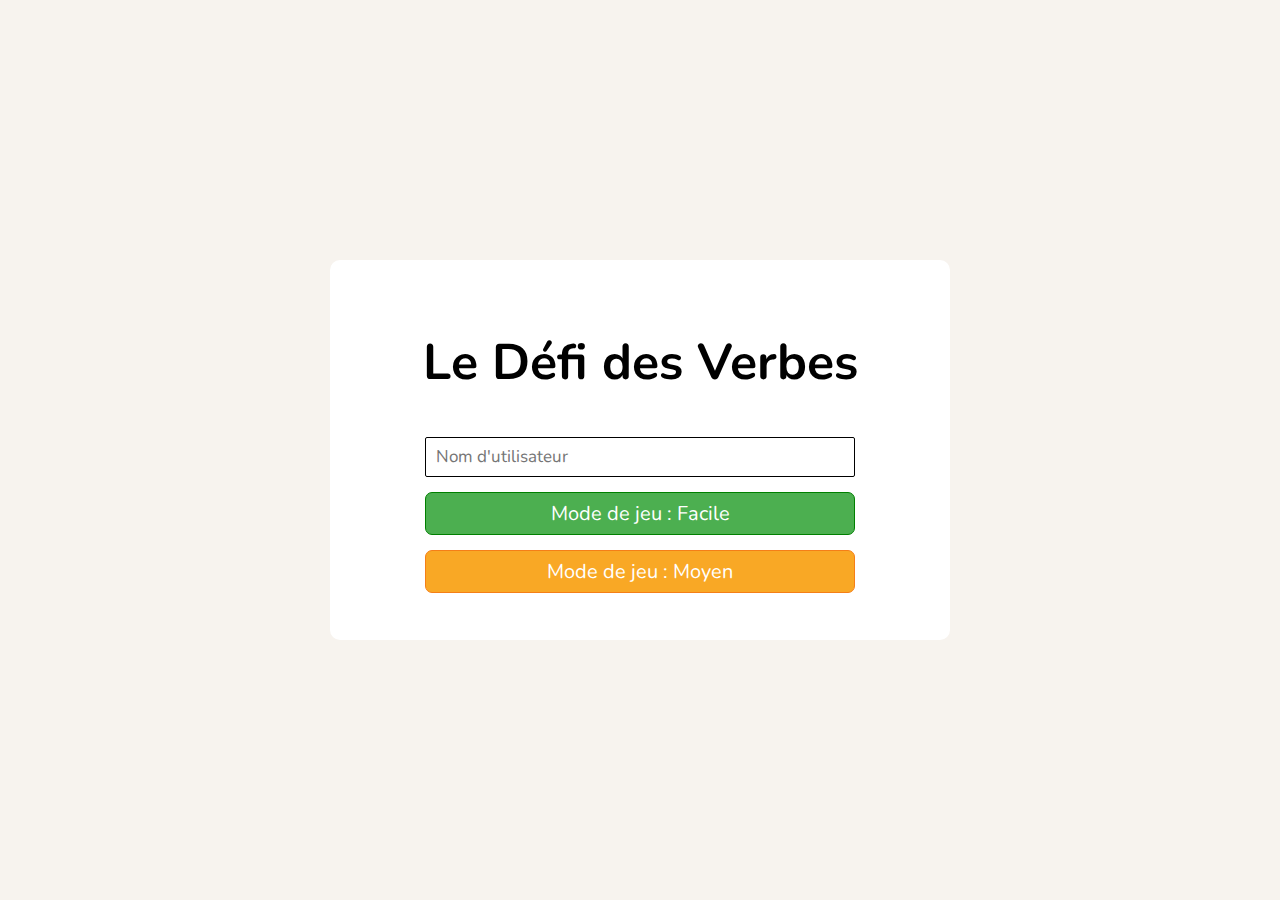
<file: index.html>
<!DOCTYPE html>
<html lang="fr">
  <head>
    <meta charset="UTF-8" />
    <meta name="viewport" content="width=device-width, initial-scale=1.0" />
    <title>Le Défi des Verbes</title>

    <!-- Font -->
    <link
      href="https://fonts.googleapis.com/css2?family=Nunito:wght@400;700&display=swap"
      rel="stylesheet"
    />

    <!-- CSS -->
    <link rel="stylesheet" href="assets/css/index_style.css" />
    <!-- --------------------------------------------------- -->
  </head>
  <body>
    <!-- Container -->
    <div class="container">
      <h1>Le Défi des Verbes</h1>

      <div class="content">
        <input type="text" class="username" placeholder="Nom d'utilisateur" />
        <button type="submit" class="play facile">Mode de jeu : Facile</button>
        <button type="submit" class="play moyen">Mode de jeu : Moyen</button>
      </div>
    </div>

    <!-- Script -->
    <script src="assets/js/username.js"></script>
    <!-- ------------------------------------ -->
  </body>
</html>
</file>
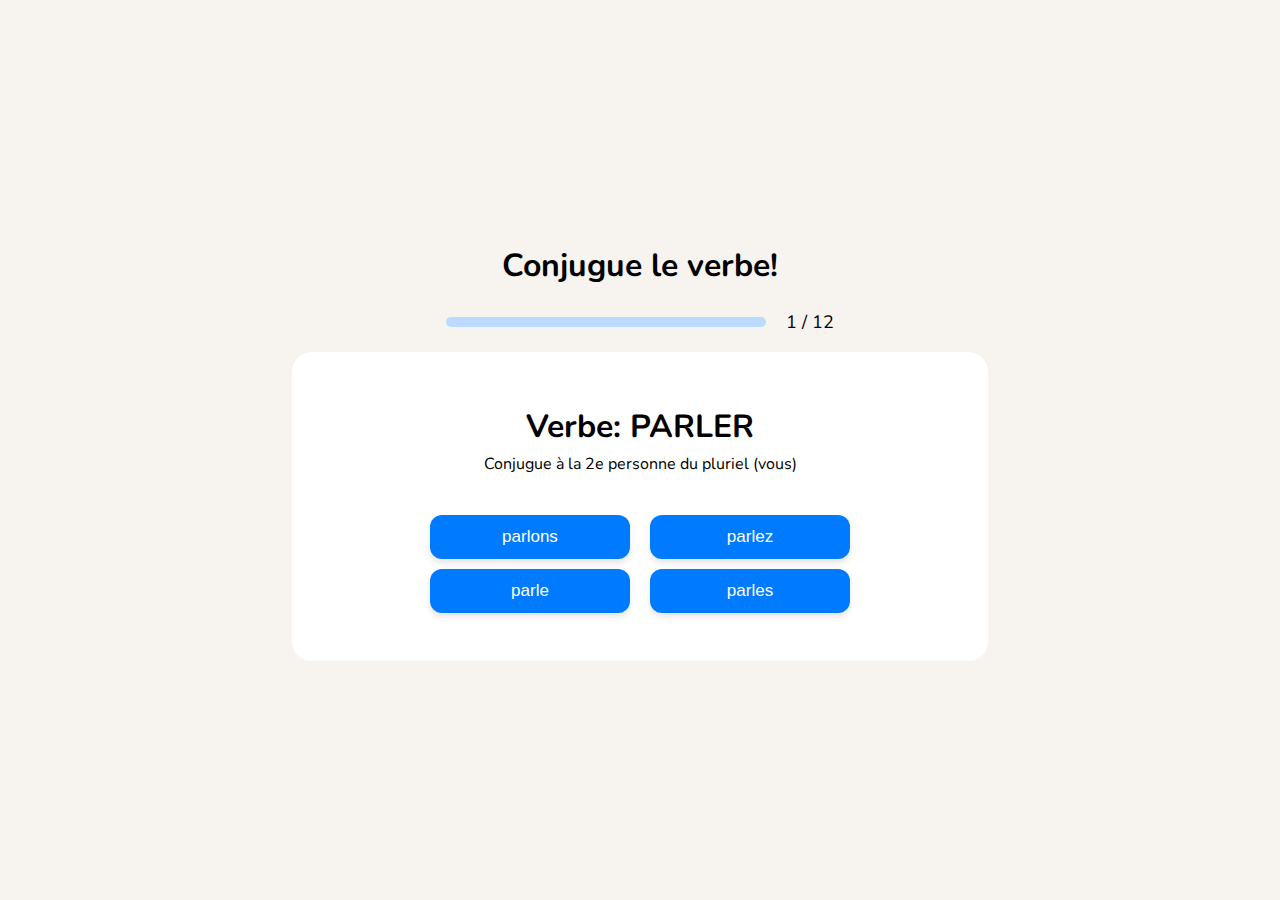
<file: alege.html>
<!DOCTYPE html>
<html lang="fr">
  <head>
    <meta charset="UTF-8" />
    <meta name="viewport" content="width=device-width, initial-scale=1.0" />
    <title>Le Défi des Verbes</title>

    <!-- Font -->
    <link
      href="https://fonts.googleapis.com/css2?family=Nunito:wght@400;700&display=swap"
      rel="stylesheet"
    />

    <!-- CSS -->
    <link rel="stylesheet" href="assets/css/alege_style.css" />
    <!-- --------------------------------------------------- -->
  </head>
  <body>
    <!-- Titlu + Progressbar -->
    <div class="top">
      <h1>Conjugue le verbe!</h1>
      <div class="rowTop">
        <div class="progrestotal">
          <div class="progres"></div>
        </div>
        <p class="progressNumber"><span class="currentLevel"></span> / 12</p>
      </div>
    </div>

    <!-- Container -->
    <div class="container">
      <!-- Verb + Cerinta -->
      <div class="header">
        <h1>Verbe: <span class="verbul">PARLER</span></h1>
        <p class="cerinta">Conjugue a la 2e personne du pluriel (vous)</p>
      </div>

      <!-- Alege varianta corecta -->
      <div class="varianteContainer">
        <div class="row">
          <button class="btn unu"></button>
          <button class="btn doi"></button>
        </div>
        <div class="row">
          <button class="btn trei"></button>
          <button class="btn patru"></button>
        </div>
      </div>
    </div>

    <!-- Script -->
    <script src="assets/js/alege.js"></script>
    <!-- -------------------------------- -->
  </body>
</html>
</file>
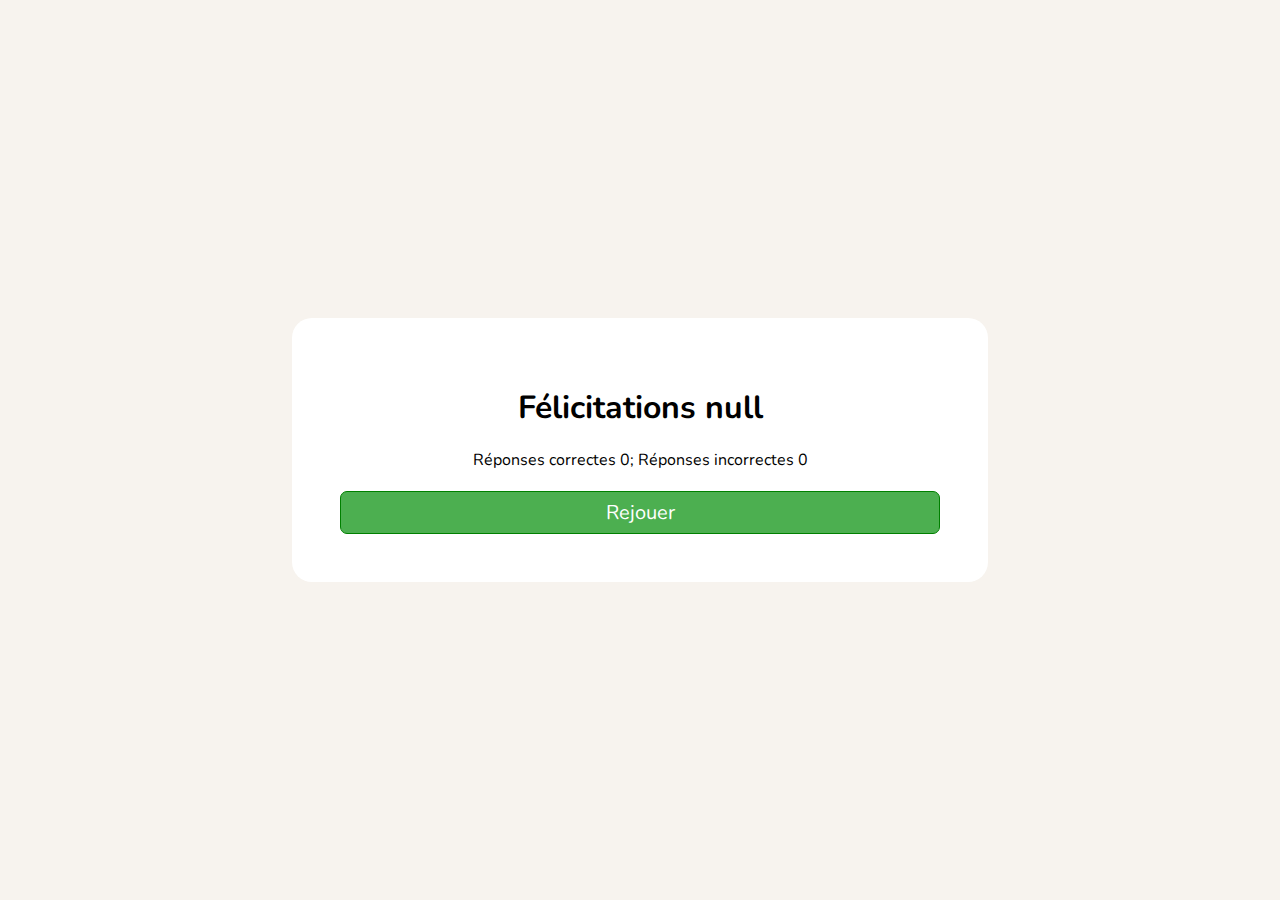
<file: final.html>
<!DOCTYPE html>
<html lang="fr">
  <head>
    <meta charset="UTF-8" />
    <meta name="viewport" content="width=device-width, initial-scale=1.0" />
    <title>Le Défi des Verbes</title>

    <!-- Font -->
    <link
      href="https://fonts.googleapis.com/css2?family=Nunito:wght@400;700&display=swap"
      rel="stylesheet"
    />

    <!-- CSS -->
    <link rel="stylesheet" href="assets/css/final_style.css" />
    <!-- --------------------------------------------------- -->
  </head>
  <body>
    <!-- Container -->
    <div class="container">
      <h1 class="felicitari"></h1>
      <p class="statistici"></p>
      <a href="index.html" class="play">Rejouer</a>
    </div>

    <!-- Script -->
    <script src="assets/js/username.js"></script>
    <script src="assets/js/final.js"></script>
    <!-- ------------------------------------ -->
  </body>
</html>
</file>
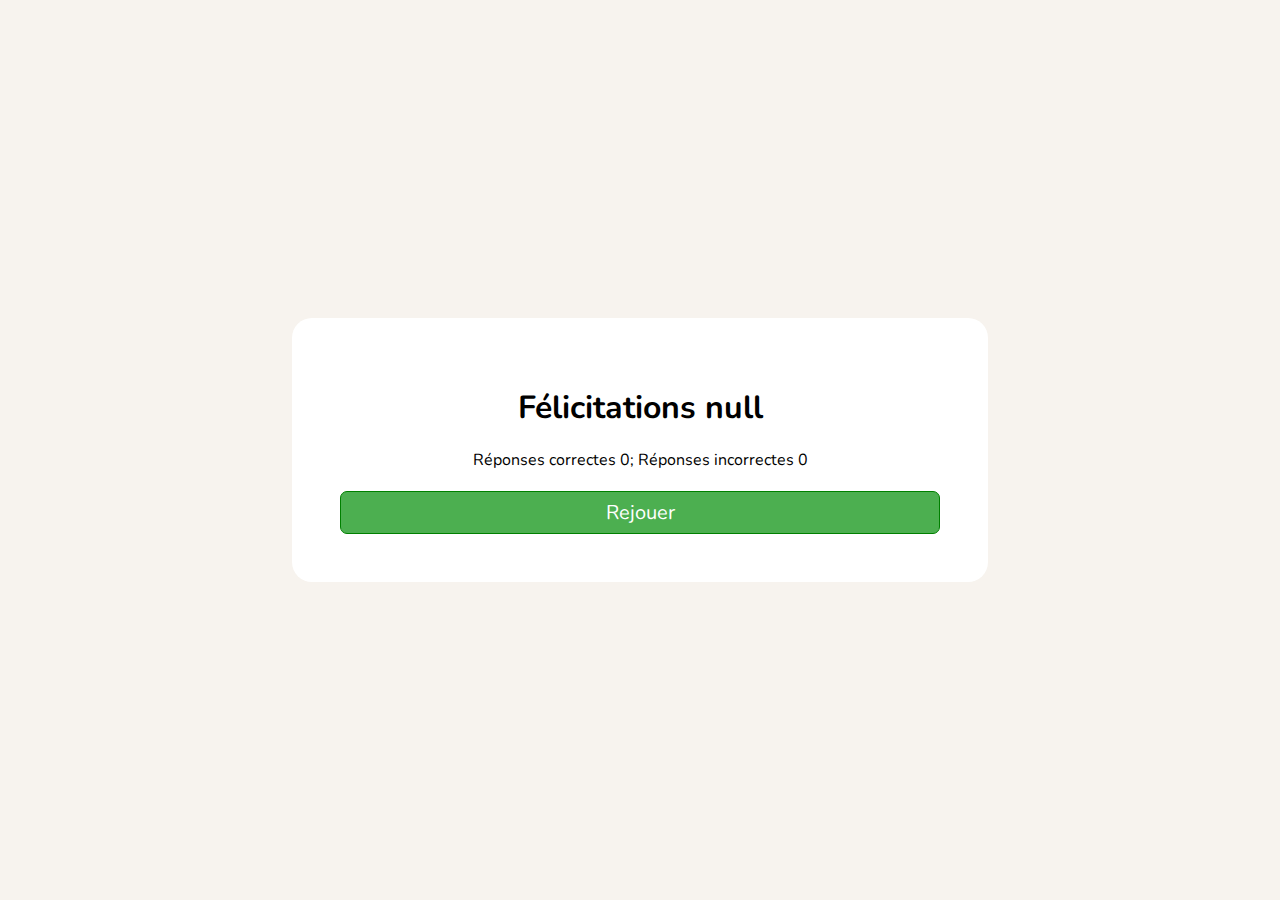
<file: final_usor.html>
<!DOCTYPE html>
<html lang="fr">
  <head>
    <meta charset="UTF-8" />
    <meta name="viewport" content="width=device-width, initial-scale=1.0" />
    <title>Le Défi des Verbes</title>

    <!-- Font -->
    <link
      href="https://fonts.googleapis.com/css2?family=Nunito:wght@400;700&display=swap"
      rel="stylesheet"
    />

    <!-- CSS -->
    <link rel="stylesheet" href="assets/css/final_style.css" />
    <!-- --------------------------------------------------- -->
  </head>
  <body>
    <!-- Container -->
    <div class="container">
      <h1 class="felicitari"></h1>
      <p class="statistici"></p>
      <a href="index.html" class="play">Rejouer</a>
    </div>

    <!-- Script -->
    <script src="assets/js/username.js"></script>
    <script src="assets/js/final_usor.js"></script>
    <!-- ------------------------------------ -->
  </body>
</html>
</file>
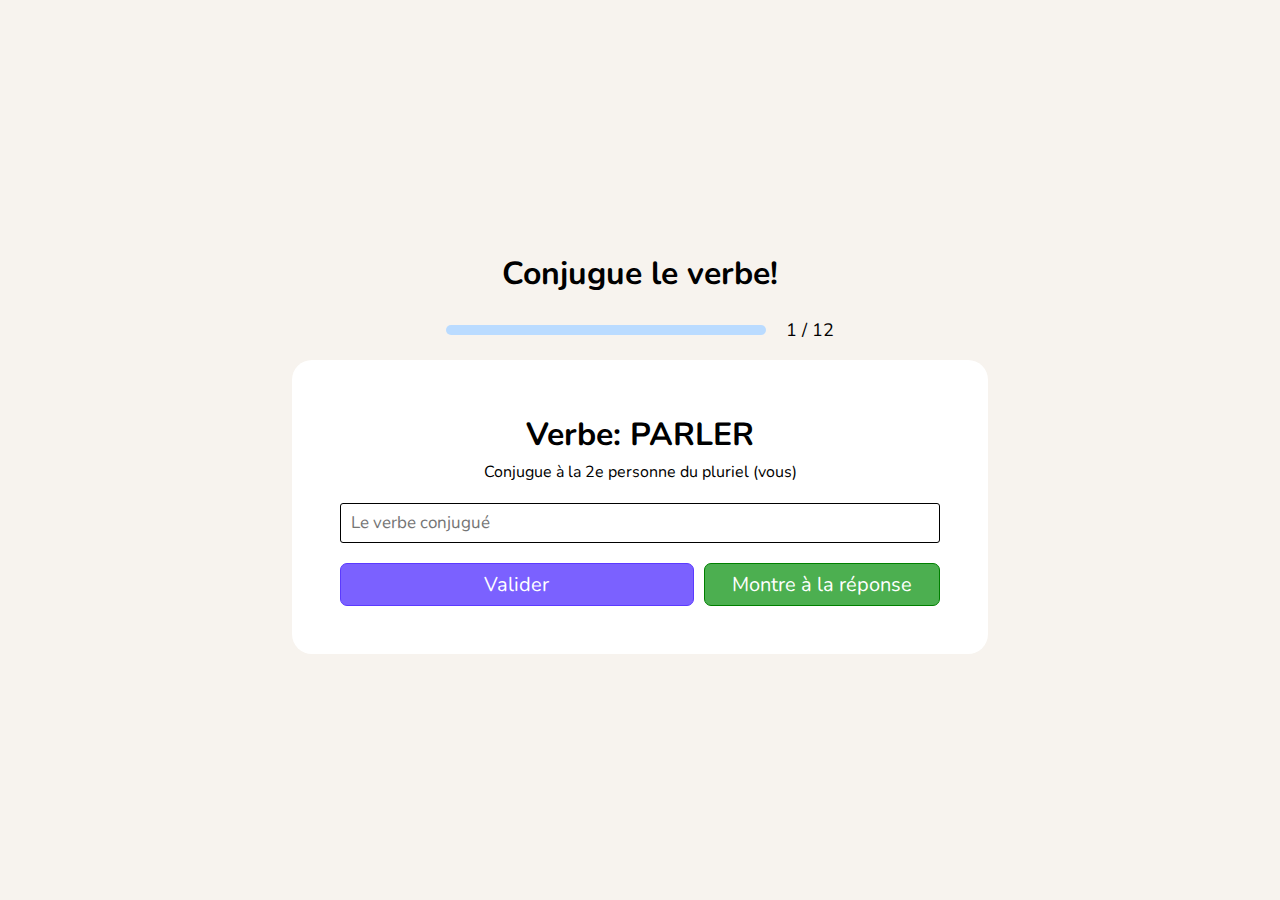
<file: verb.html>
<!DOCTYPE html>
<html lang="fr">
  <head>
    <meta charset="UTF-8" />
    <meta name="viewport" content="width=device-width, initial-scale=1.0" />
    <title>Le Défi des Verbes</title>

    <!-- Font -->
    <link
      href="https://fonts.googleapis.com/css2?family=Nunito:wght@400;700&display=swap"
      rel="stylesheet"
    />

    <!-- CSS -->
    <link rel="stylesheet" href="assets/css/verb_style.css" />
    <!-- --------------------------------------------------- -->
  </head>
  <body>
    <!-- Titlu + Progressbar -->
    <div class="top">
      <h1>Conjugue le verbe!</h1>
      <div class="row">
        <div class="progrestotal">
          <div class="progres"></div>
        </div>
        <p class="progressNumber"><span class="currentLevel"></span> / 12</p>
      </div>
    </div>

    <!-- Container -->
    <div class="container">
      <!-- Verb + Cerinta -->
      <div class="header">
        <h1>Verbe: <span class="verbul"></span></h1>
        <p class="cerinta"></p>
      </div>

      <!-- Form: input + notificari + buton de validare -->
      <form onsubmit="return false;">
        <input type="text" class="verb" placeholder="Le verbe conjugué" />

        <!-- Notificari -->
        <p class="mesajcorect">Félicitations, tu as répondu correctement !</p>
        <p class="mesajgresit">Essaie encore</p>

        <!-- Butoane -->
        <div class="butoane">
          <button type="submit" class="validare">Valider</button>
          <button class="raspuns">Montre à la réponse</button>
        </div>
      </form>
    </div>

    <!-- Script -->
    <script src="assets/js/verb.js"></script>
    <!-- -------------------------------- -->
  </body>
</html>
</file>
<file: assets/css/index_style.css>
body {
  margin: 0;
  padding: 0;
  background-color: #f7f3ee;
  font-family: Nunito;
  height: 100vh;
  display: flex;
  flex-direction: column;
  justify-content: center;
  align-items: center;
}

.container {
  width: 80%;
  max-width: 600px;
  height: 20vh;
  margin: 0;
  padding: 100px 10px;

  display: flex;
  flex-direction: column;
  justify-content: center;
  align-items: center;

  background-color: #ffffff;
  border-radius: 10px;
}

h1 {
  text-align: center;
  font-size: clamp(24px, 8vw, 50px);
  margin: 20px 0;
}

.content {
  width: 85%;
  max-width: 430px;
  display: flex;
  flex-direction: column;
  justify-content: center;
  align-items: center;
  margin: 20px 0 0 0;
}

.username {
  width: 100%;
  height: 40px;
  margin: 0;
  padding: 5px 10px;

  font-family: Nunito;
  font-size: 17px;
  border: 1px black solid;
  border-radius: 2px;

  box-sizing: border-box;
}

.play {
  width: 100%;
  margin: 15px 0 0 0;
  padding: 7px 10px;

  font-family: Nunito;
  font-size: 20px;
  color: #ffffff;
  border-radius: 7px;
}

.facile {
  background-color: #4caf50;
  border: 1px green solid;
}

.facile:hover {
  background-color: #45a049;
  transition: 300ms;
}

.moyen {
  background-color: #f9a825;
  border: 1px solid #f57f17;
}

.moyen:hover {
  background-color: #f57f17;
  transition: 300ms;
}
</file>
<file: assets/css/alege_style.css>
body {
  margin: 0;
  padding: 0;
  background-color: #f7f3ee;
  font-family: Nunito;
  height: 100vh;
  display: flex;
  flex-direction: column;
  justify-content: center;
  align-items: center;
}

.container {
  background-color: white;
  padding: 3rem;
  display: flex;
  flex-direction: column;
  width: 60%;
  max-width: 600px;
  border-radius: 20px;
  margin: 0 20px;
}

.top {
  width: 80%;
  max-width: 400px;
}

h1 {
  margin: 5px 0;
  text-align: center;
}

.rowTop {
  display: flex;
  flex-direction: row;
  justify-content: center;
  align-items: center;
  gap: 20px;
  width: 100%;
}

.row {
  display: flex;
  flex-direction: row;
  justify-content: center;
  align-items: center;
  gap: 20px;
  width: 100%;
}

.progrestotal {
  width: 80%;
  height: 10px;
  border-radius: 10px;
  background-color: #badbff;
  margin: 0;
}

.progres {
  width: 0%;
  height: 10px;
  border-radius: 10px;
  background-color: #7b61ff;
  margin: 0;
}

.progressNumber {
  font-size: 18px;
}

.cerinta {
  margin: 0 0 20px 0;
  text-align: center;
  max-width: 90%;
}

.varianteContainer {
  display: flex;
  flex-direction: column;
  justify-content: center;
  align-items: center;
  gap: 10px;
  margin-top: 20px;
  width: 100%;
}

button {
  color: white;
  background-color: #007bff;
  border: none;
  border-radius: 12px;
  padding: 12px 40px;
  width: 200px;
  font-size: 17px;
  cursor: pointer;
  box-shadow: 0 4px 6px rgba(0, 0, 0, 0.1);
  transition: background-color 300ms, transform 150ms;
}

button:hover {
  background-color: #0056b3;
  transform: scale(1.05);
}

.header {
  display: flex;
  flex-direction: column;
  justify-content: center;
  align-items: center;
}

@media (max-width: 700px) {
  .row {
    display: flex;
    flex-direction: column;
    justify-content: center;
    align-items: center;
    gap: 10px;
  }
  button {
    width: 100%;
  }
  .progrestotal {
    width: 70%;
  }
}
</file>
<file: assets/css/final_style.css>
body {
  margin: 0;
  padding: 0;
  background-color: #f7f3ee;
  font-family: Nunito;
  height: 100vh;
  display: flex;
  flex-direction: column;
  justify-content: center;
  align-items: center;
}

.container {
  background-color: white;
  padding: 3rem;
  display: flex;
  flex-direction: column;
  width: 60%;
  max-width: 600px;
  border-radius: 20px;
  margin: 0 20px;
}

h1 {
  text-align: center;
  margin: 20px 0;
  padding: 0;
}

p {
  text-align: center;
  margin: 0;
}

.play {
  width: 100%;
  margin: 20px 0 0 0;
  padding: 7px 10px;
  text-align: center;

  font-family: Nunito;
  font-size: 20px;
  background-color: #4caf50;
  border: 1px green solid;
  color: #ffffff;
  border-radius: 7px;
  box-sizing: border-box;
  text-decoration: none;
}

.play:hover {
  background-color: #45a049;
  transition: 300ms;
}
</file>
<file: assets/css/verb_style.css>
body {
  margin: 0;
  padding: 0;
  background-color: #f7f3ee;
  font-family: Nunito;
  height: 100vh;
  display: flex;
  flex-direction: column;
  justify-content: center;
  align-items: center;
}

.container {
  background-color: white;
  padding: 3rem;
  display: flex;
  flex-direction: column;
  width: 60%;
  max-width: 600px;
  border-radius: 20px;
  margin: 0 20px;
}

form {
  display: flex;
  flex-direction: column;
  justify-content: center;
  align-items: center;
}

input {
  width: 100%;
  height: 40px;
  margin: 0;
  padding: 5px 10px;

  font-family: Nunito;
  font-size: 17px;
  border: 1px black solid;
  border-radius: 3px;

  box-sizing: border-box;
}

button {
  color: white;
  font-size: 20px;
  border-radius: 10px;
  margin-top: 20px;
  border: transparent;
}

.top {
  width: 80%;
  max-width: 400px;
}

h1 {
  margin: 5px 0;
  text-align: center;
}

.row {
  display: flex;
  flex-direction: row;
  justify-content: center;
  align-items: center;
  gap: 20px;
}

.progrestotal {
  width: 80%;
  height: 10px;
  border-radius: 10px;
  background-color: #badbff;
  margin: 0;
}

.progres {
  width: 0%;
  height: 10px;
  border-radius: 10px;
  background-color: #7b61ff;
  margin: 0;
}

.progressNumber {
  font-size: 18px;
}

.cerinta {
  margin: 0 0 20px 0;
  text-align: center;
  max-width: 90%;
}

.header {
  display: flex;
  flex-direction: column;
  justify-content: center;
  align-items: center;
}

.mesajcorect {
  margin: 10px 0;
  background-color: #4caf50;
  color: white;
  padding: 10px;
  border-radius: 10px;
  text-align: center;
  display: none;
  width: 100%;
  box-sizing: border-box;
}

.mesajgresit {
  margin: 10px 0;
  background-color: #f44336;
  color: white;
  padding: 10px;
  border-radius: 10px;
  text-align: center;
  display: none;
  width: 100%;
  box-sizing: border-box;
}

.validare {
  width: 60%;
  margin: 0;
  padding: 7px 10px;

  font-family: Nunito;
  font-size: 20px;
  background-color: #7b61ff;
  border: 1px #5b3aff solid;
  color: #ffffff;
  border-radius: 7px;
}

.validare:hover {
  background-color: #5f49e6;
  transition: 300ms;
}

.raspuns {
  width: 40%;
  margin: 0;
  padding: 7px 10px;

  font-family: Nunito;
  font-size: 20px;
  background-color: #4caf50;
  border: 1px green solid;
  color: #ffffff;
  border-radius: 7px;
}

.raspuns:hover {
  background-color: #45a049;
  transition: 300ms;
}

.butoane {
  width: 100%;
  display: flex;
  flex-direction: row;
  justify-content: space-between;
  align-items: center;
  gap: 10px;
  margin-top: 20px;
}

@media (max-width: 860px) {
  .butoane {
    display: flex;
    flex-direction: column;
    justify-content: center;
    align-items: center;
  }
  .validare {
    width: 100%;
  }
  .raspuns {
    width: 100%;
  }
  .progrestotal {
    width: 70%;
  }
}
</file>
